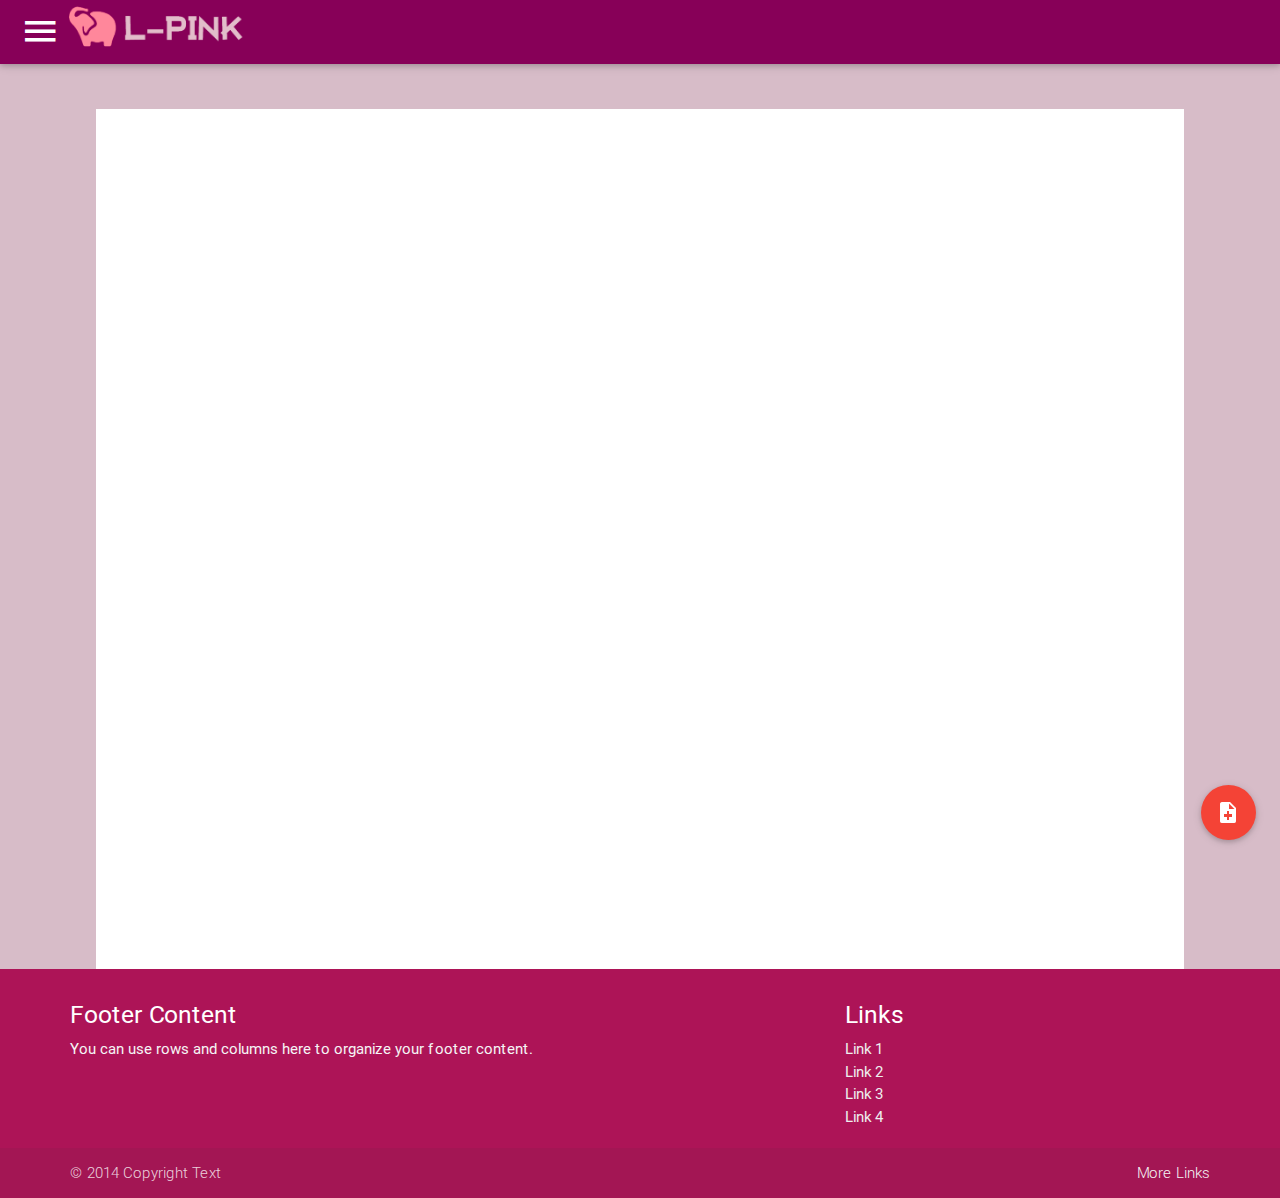
<file: index.html>
<!DOCTYPE html>
  <html>
    <head>
      <!--Import materialize.css-->
      <link type="text/css" rel="stylesheet" href="css/materialize.min.css"  media="screen,projection"/>
      <link type="text/css" rel="stylesheet" href="css/paletaColores.css"  media="screen,projection"/>
        <meta http-equiv="Content-Type" content="text/html; charset=UTF-8">
      <!--Let browser know website is optimized for mobile-->
      <meta name="viewport" content="width=device-width, initial-scale=1.0, maximum-scale=1.0, user-scalable=no"/>
    </head>

    <body class= "morado-claro">
      <!--Import jQuery before materialize.js-->
      <script type="text/javascript" src="https://code.jquery.com/jquery-2.1.1.min.js"></script>
      <script type="text/javascript" src="js/materialize.min.js"></script>
<style type="text/css">
   * {
margin: 0;
}
html, body {
height: 100%;
}
.wrapper {
min-height: 100%;
height: auto !important;
height: 100%;
margin: 0 auto -4em;
}
.footer, .push {
height: 4em;
clear: both;
}
</style>

<nav  class="morado-rosado">
  <ul id="slide-out" class="side-nav">
    <li><a href="#!">First Sidebar Link</a></li>
    <li><a href="#!">Second Sidebar Link</a></li>
    <li class="no-padding">
      <ul class="collapsible collapsible-accordion">
        <li>
          <a class="collapsible-header">Dropdown<i class="mdi-navigation-arrow-drop-down"></i></a>
          <div class="collapsible-body">
            <ul>
              <li><a href="#!">First</a></li>
              <li><a href="#!">Second</a></li>
              <li><a href="#!">Third</a></li>
              <li><a href="#!">Fourth</a></li>
            </ul>
          </div>
        </li>
      </ul>
    </li>
    <li></li>
    <br>
    <div class="center-align"><img src="img/logo3.png" alt="" class="responsive-img adaptarLogo2"></div>
  </ul>
 <div class="menupad">
    <a href="#" data-activates="slide-out" class="button-collapse show-on-large"><i class="mdi-navigation-menu"></i></a>
    <a href="#" class="brand-logo"> <img src="img/logo4.png" alt="" class="responsive-img adaptarLogo"></a>  
</div>
      
</nav>
    <div class="fixed-action-btn" style="bottom: 45px; right: 24px;">
            <a class="btn-floating btn-large red">
              <i class="large mdi-action-note-add"></i>
            </a>
            <ul>
              <li><a class="btn-floating red"><i class="large mdi-editor-insert-chart"></i></a></li>
              <li><a class="btn-floating yellow darken-1"><i class="large mdi-editor-format-quote"></i></a></li>
              <li><a class="btn-floating green"><i class="large mdi-editor-publish"></i></a></li>
              <li><a class="btn-floating blue"><i class="large mdi-editor-attach-file"></i></a></li>
            </ul>
          </div>
<br><br>

          <div class="contain blanco wrapper">
              <!---CONTENIDO WEB AQUI! -->

          <div class="push"></div>
          </div>

        

      
          <footer class="page-footer">
              <div class="container">
                <div class="row">
                  <div class="col l6 s12 ">
                    <h5 class="white-text">Footer Content</h5>
                    <p class="grey-text text-lighten-4">You can use rows and columns here to organize your footer content.</p>
                  </div>
                  <div class="col l4 offset-l2 s12 ">
                    <h5 class="white-text">Links</h5>
                    <ul>
                      <li><a class="grey-text text-lighten-3" href="#!">Link 1</a></li>
                      <li><a class="grey-text text-lighten-3" href="#!">Link 2</a></li>
                      <li><a class="grey-text text-lighten-3" href="#!">Link 3</a></li>
                      <li><a class="grey-text text-lighten-3" href="#!">Link 4</a></li>
                    </ul>
                  </div>
                </div>
              </div>
          </div>
        
              <div class="footer-copyright ">
                <div class="container">
                 © 2014 Copyright Text
                <a class="grey-text text-lighten-4 right" href="#!">More Links</a>
                </div>
              </div>
            </footer>


        <script>
             $(document).ready(function(){
                $('.collapsible').collapsible({
                  accordion : false // A setting that changes the collapsible behavior to expandable instead of the default accordion style
                });
              });


             $('.dropdown-button').dropdown({
                  inDuration: 300,
                  outDuration: 225,
                  constrain_width: false, // Does not change width of dropdown to that of the activator
                  hover: false, // Activate on click
                  alignment: 'left', // Aligns dropdown to left or right edge (works with constrain_width)
                  gutter: 0, // Spacing from edge
                  belowOrigin: false // Displays dropdown below the button
                }
              );

             $(document).ready(function(){
                  $('.slider').slider({
                    full_width: true,
                    interval: 2000,
                    transition: 2000,
                    height: 750,
                    indicators: false
                    });
                });
            $(document).ready(function(){
              $('.parallax').parallax();
            });
        

             $('.button-collapse').sideNav({
                  menuWidth: 300, // Default is 240
                  edge: 'right', // Choose the horizontal origin
                  closeOnClick: true // Closes side-nav on <a> clicks, useful for Angular/Meteor
                }
              );

             $(document).ready(function() {
                $('select').material_select();
              });

              $('.datepicker').pickadate({
                selectMonths: true, // Creates a dropdown to control month
                selectYears: 15 // Creates a dropdown of 15 years to control year
              });
        </script>
    </body>
  </html>
</file>
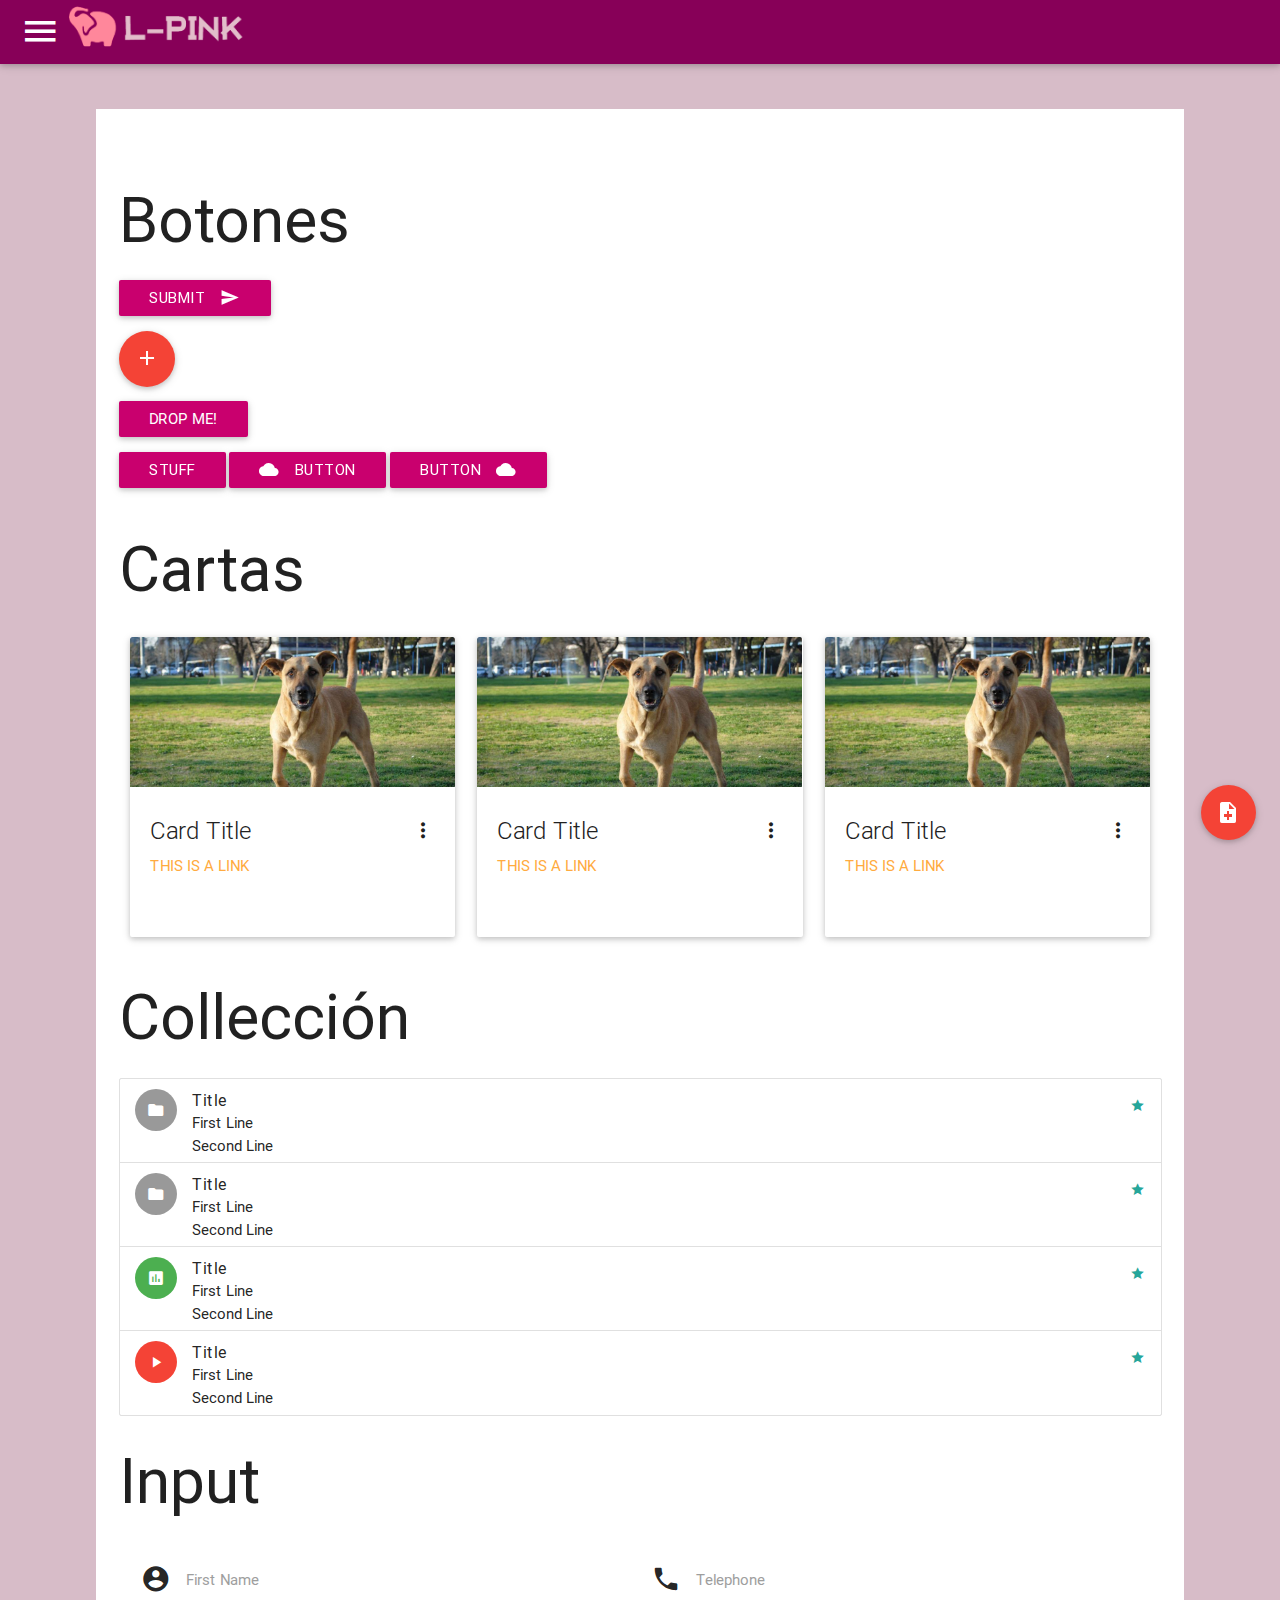
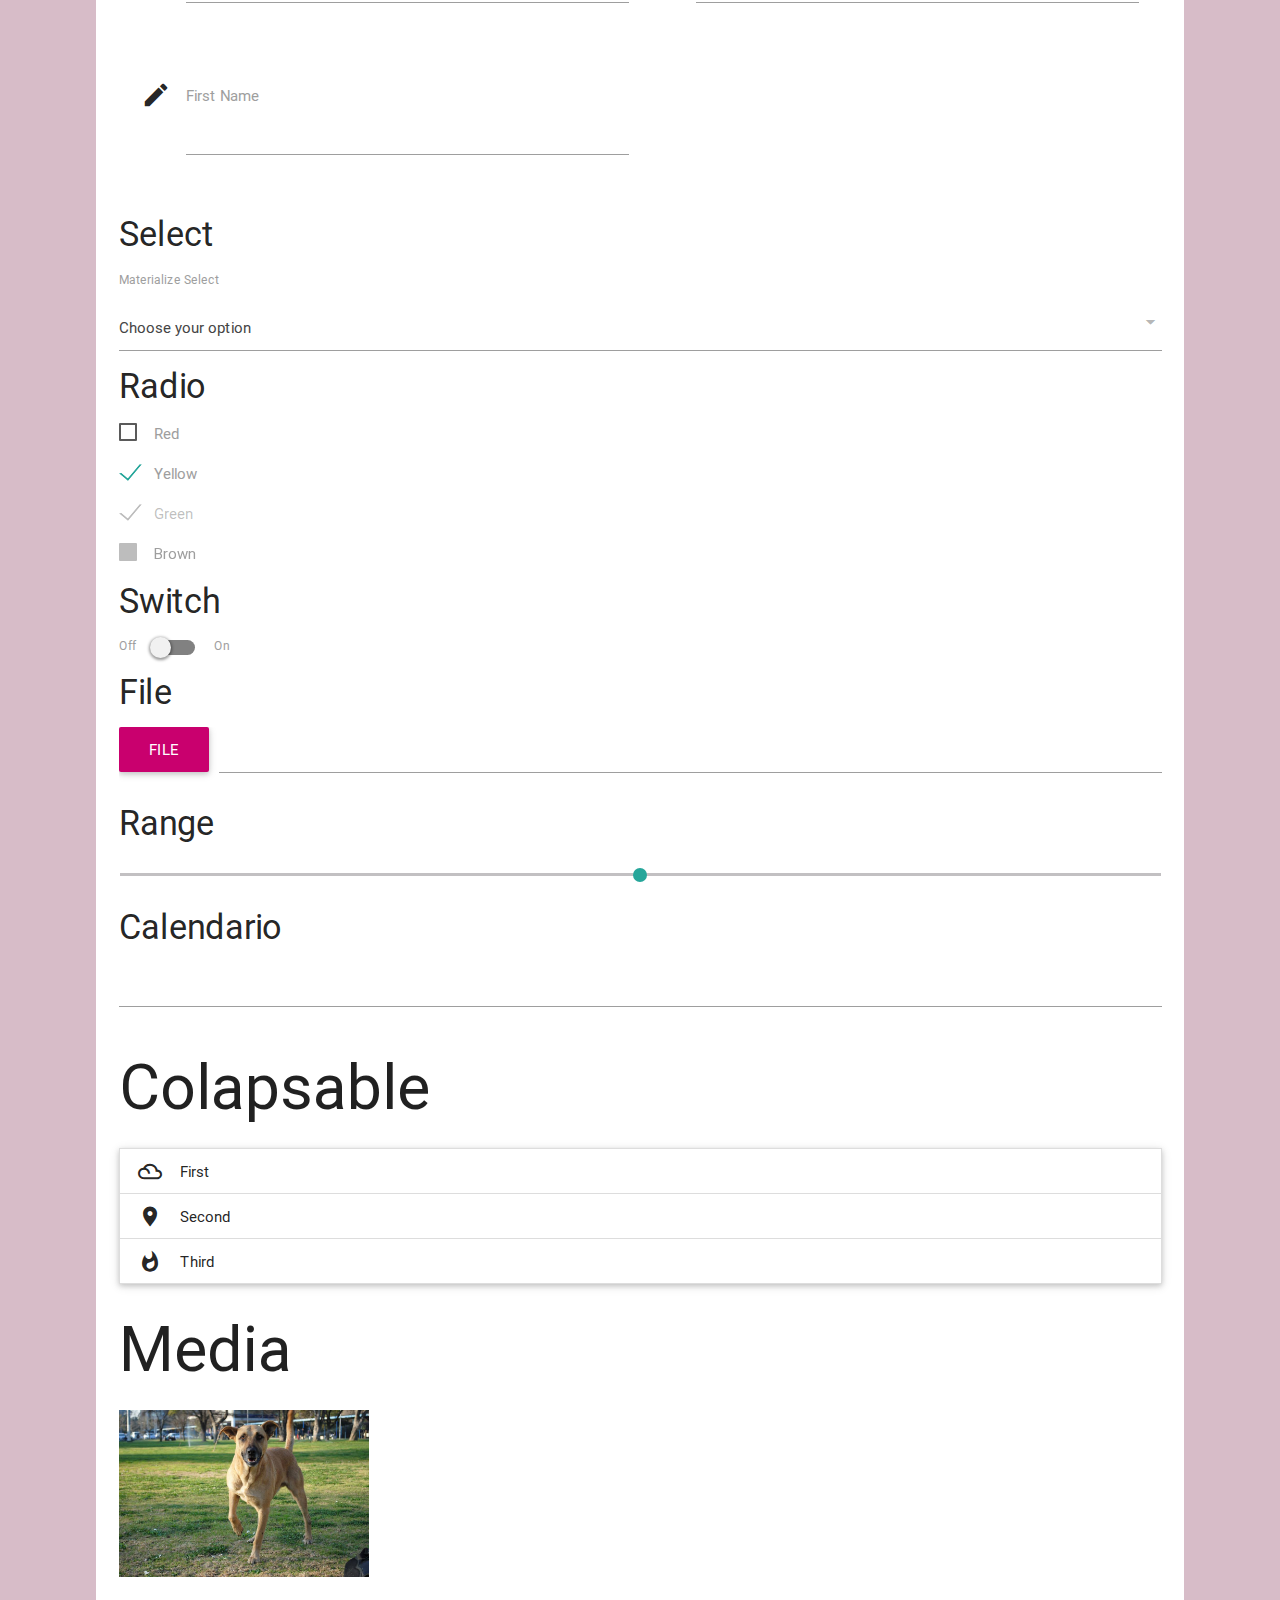
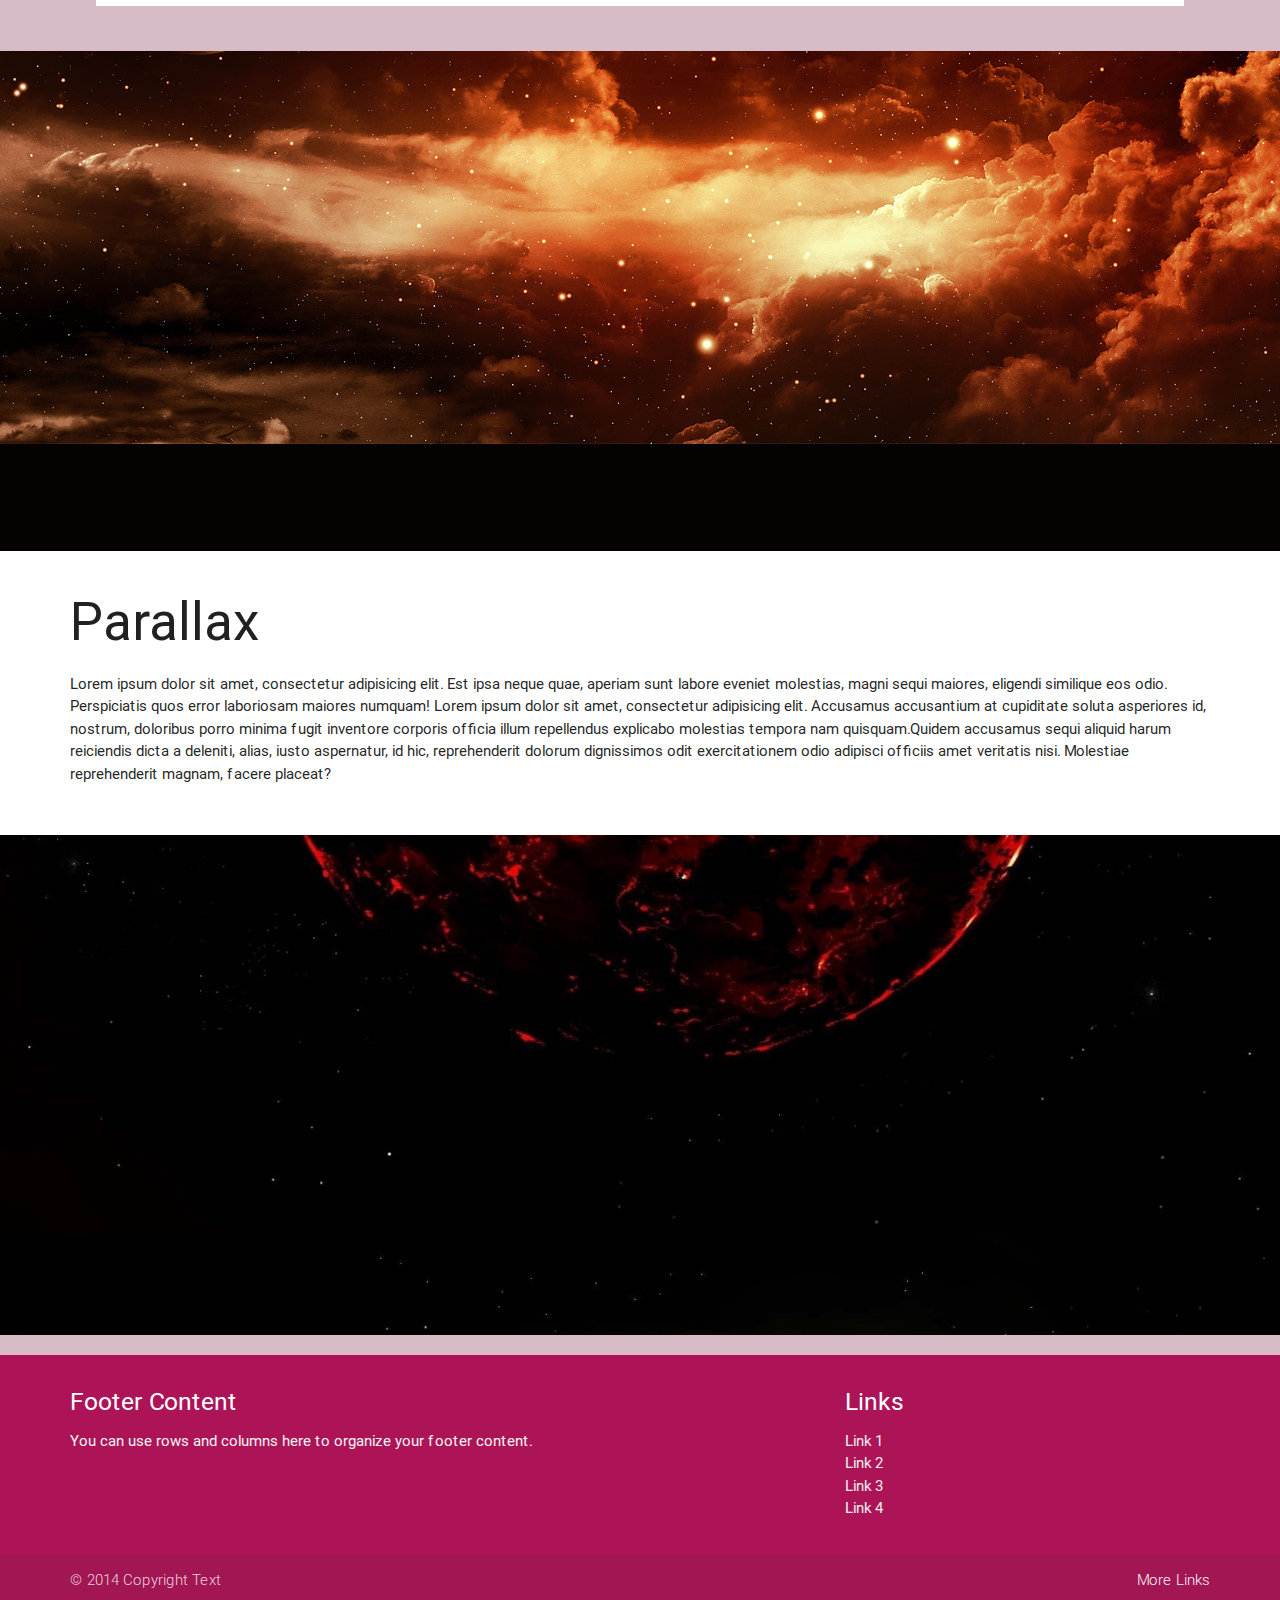
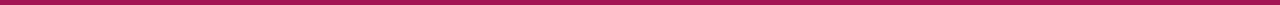
<file: prueba.html>
<!DOCTYPE html>
  <html>
    <head>
      <!--Import materialize.css-->
      <link type="text/css" rel="stylesheet" href="css/materialize.min.css"  media="screen,projection"/>
      <link type="text/css" rel="stylesheet" href="css/paletaColores.css"  media="screen,projection"/>
        <meta http-equiv="Content-Type" content="text/html; charset=UTF-8">
      <!--Let browser know website is optimized for mobile-->
      <meta name="viewport" content="width=device-width, initial-scale=1.0, maximum-scale=1.0, user-scalable=no"/>
    </head>

    <body class= "morado-claro">
      <!--Import jQuery before materialize.js-->
      <script type="text/javascript" src="https://code.jquery.com/jquery-2.1.1.min.js"></script>
      <script type="text/javascript" src="js/materialize.min.js"></script>



<nav  class="morado-rosado">
  <ul id="slide-out" class="side-nav">
    <li><a href="#!">First Sidebar Link</a></li>
    <li><a href="#!">Second Sidebar Link</a></li>
    <li class="no-padding">
      <ul class="collapsible collapsible-accordion">
        <li>
          <a class="collapsible-header">Dropdown<i class="mdi-navigation-arrow-drop-down"></i></a>
          <div class="collapsible-body">
            <ul>
              <li><a href="#!">First</a></li>
              <li><a href="#!">Second</a></li>
              <li><a href="#!">Third</a></li>
              <li><a href="#!">Fourth</a></li>
            </ul>
          </div>
        </li>
      </ul>
    </li>
    <li></li>
    <br>
    <div class="center-align"><img src="img/logo3.png" alt="" class="responsive-img adaptarLogo2"></div>
  </ul>
 <div class="menupad">
    <a href="#" data-activates="slide-out" class="button-collapse show-on-large"><i class="mdi-navigation-menu"></i></a>
    <a href="#" class="brand-logo"> <img src="img/logo4.png" alt="" class="responsive-img adaptarLogo"></a>  
</div>
      
</nav>
    <div class="fixed-action-btn" style="bottom: 45px; right: 24px;">
            <a class="btn-floating btn-large red">
              <i class="large mdi-action-note-add"></i>
            </a>
            <ul>
              <li><a class="btn-floating red"><i class="large mdi-editor-insert-chart"></i></a></li>
              <li><a class="btn-floating yellow darken-1"><i class="large mdi-editor-format-quote"></i></a></li>
              <li><a class="btn-floating green"><i class="large mdi-editor-publish"></i></a></li>
              <li><a class="btn-floating blue"><i class="large mdi-editor-attach-file"></i></a></li>
            </ul>
          </div>
<br><br>

          <div class="contain blanco">
     
          <br><br>
          <h1>Botones</h1>
         <button class="btn waves-effect waves-light" type="submit" name="action">Submit
            <i class="mdi-content-send right"></i>
          </button>
          <br>
          <a class="btn-floating btn-large waves-effect waves-light red"><i class="mdi-content-add"></i></a>
          <!--DROPDOWN-->
            <br>
               <!-- Dropdown Trigger -->
                  <a class='dropdown-button btn' href='#' data-activates='dropdown1'>Drop Me!</a>

                  <!-- Dropdown Structure -->
                  <ul id='dropdown1' class='dropdown-content'>
                    <li><a href="#!">one</a></li>
                    <li><a href="#!">two</a></li>
                    <li class="divider"></li>
                    <li><a href="#!">three</a></li>
                  </ul>
        
            <br>
            <!--BOTONES-->
            <a class="waves-effect waves-light btn">Stuff</a>
            <a class="waves-effect waves-light btn"><i class="mdi-file-cloud left"></i>button</a>
            <a class="waves-effect waves-light btn"><i class="mdi-file-cloud right"></i>button</a>

            <!--CARDS-->
            <h1>Cartas</h1>
            <div class="row">
                <div class="col s4">
                    <div class="card small">
                    <div class="card-image waves-effect waves-block waves-light">
                      <img class="activator" src="img/1.jpg">
                    </div>
                    <div class="card-content">
                      <span class="card-title activator grey-text text-darken-4">Card Title <i class="mdi-navigation-more-vert right"></i></span>
                      <p><a href="#">This is a link</a></p>
                    </div>
                    <div class="card-reveal">
                      <span class="card-title grey-text text-darken-4">Card Title <i class="mdi-navigation-close right"></i></span>
                      <p>Here is some more information about this product that is only revealed once clicked on.</p>
                    </div>
                  </div>
                </div>
                <div class="col s4">
                    <div class="card small">
                    <div class="card-image waves-effect waves-block waves-light">
                      <img class="activator" src="img/1.jpg">
                    </div>
                    <div class="card-content">
                      <span class="card-title activator grey-text text-darken-4">Card Title <i class="mdi-navigation-more-vert right"></i></span>
                      <p><a href="#">This is a link</a></p>
                    </div>
                    <div class="card-reveal">
                      <span class="card-title grey-text text-darken-4">Card Title <i class="mdi-navigation-close right"></i></span>
                      <p>Here is some more information about this product that is only revealed once clicked on.</p>
                    </div>
                  </div>
              </div>
                <div class="col s4">
                    <div class="card small">
                    <div class="card-image waves-effect waves-block waves-light">
                      <img class="activator" src="img/1.jpg">
                    </div>
                    <div class="card-content">
                      <span class="card-title activator grey-text text-darken-4">Card Title <i class="mdi-navigation-more-vert right"></i></span>
                      <p><a href="#">This is a link</a></p>
                    </div>
                    <div class="card-reveal">
                      <span class="card-title grey-text text-darken-4">Card Title <i class="mdi-navigation-close right"></i></span>
                      <p>Here is some more information about this product that is only revealed once clicked on.</p>
                    </div>
                  </div>
              </div>
            </div>

            <!--COLLECTIONS-->
            <h1>Collección</h1>
             <ul class="collection">
            <li class="collection-item avatar">
              <i class="mdi-file-folder circle"></i>
              <span class="title">Title</span>
              <p>First Line <br>
                 Second Line
              </p>
              <a href="#!" class="secondary-content"><i class="mdi-action-grade"></i></a>
            </li>
            <li class="collection-item avatar">
              <i class="mdi-file-folder circle"></i>
              <span class="title">Title</span>
              <p>First Line <br>
                 Second Line
              </p>
              <a href="#!" class="secondary-content"><i class="mdi-action-grade"></i></a>
            </li>
            <li class="collection-item avatar">
              <i class="mdi-action-assessment circle green"></i>
              <span class="title">Title</span>
              <p>First Line <br>
                 Second Line
              </p>
              <a href="#!" class="secondary-content"><i class="mdi-action-grade"></i></a>
            </li>
            <li class="collection-item avatar">
              <i class="mdi-av-play-arrow circle red"></i>
              <span class="title">Title</span>
              <p>First Line <br>
                 Second Line
              </p>
              <a href="#!" class="secondary-content"><i class="mdi-action-grade"></i></a>
            </li>
          </ul>
        

        <div class=>
          <h1>Input</h1>
          <div class="row">
            <form class="col s12">
              <div class="row">
                <div class="input-field col s6">
                  <i class="mdi-action-account-circle prefix"></i>
                  <input id="icon_prefix" type="text" class="validate">
                  <label for="icon_prefix">First Name</label>
                </div>
                <div class="input-field col s6">
                  <i class="mdi-communication-phone prefix"></i>
                  <input id="icon_telephone" type="tel" class="validate">
                  <label for="icon_telephone">Telephone</label>
                </div>
              </div>
            </form>
          </div>
        </div>

        <div class="row">
          <form class="col s12">
            <div class="row">
              <div class="input-field col s6">
                <i class="mdi-editor-mode-edit prefix"></i>
                <textarea id="icon_prefix2" class="materialize-textarea"></textarea>
                <label for="icon_prefix2">First Name</label>
              </div>
            </div>
          </form>
        </div>

        <h4>Select</h4>
         <label>Materialize Select</label>
          <select>
            <option value="" disabled selected>Choose your option</option>
            <option value="1">Option 1</option>
            <option value="2">Option 2</option>
            <option value="3">Option 3</option>
          </select>

         <h4>Radio</h4>
        <form action="#">
              <p>
                <input type="checkbox" id="test5" />
                <label for="test5">Red</label>
              </p>
              <p>
                <input type="checkbox" id="test6" checked="checked" />
                <label for="test6">Yellow</label>
              </p>
              <p>
                <input type="checkbox" id="test7" checked="checked" disabled="disabled" />
                <label for="test7">Green</label>
              </p>
                <p>
                  <input type="checkbox" id="test8" disabled="disabled" />
                  <label for="test8">Brown</label>
              </p>
            </form>

      <h4>Switch</h4>
       <!-- Switch -->
      <div class="switch">
        <label>
          Off
          <input type="checkbox">
          <span class="lever"></span>
          On
        </label>
      </div>


      <h4>File</h4>
      <form action="#">
      <div class="file-field input-field">
        <input class="file-path validate" type="text"/>
        <div class="btn">
          <span>File</span>
          <input type="file" />
        </div>
        </div>
      </form>



      <h4>Range</h4>
      <form action="#">
      <p class="range-field">
        <input type="range" id="test5" min="0" max="100" />
      </p>
      </form>


      <h4>Calendario</h4>
      <input type="date" class="datepicker">

        <h1>Colapsable</h1>

                <ul class="collapsible" data-collapsible="accordion">
                <li>
                  <div class="collapsible-header"><i class="mdi-image-filter-drama"></i>First</div>
                  <div class="collapsible-body"><p>Lorem ipsum dolor sit amet.</p></div>
                </li>
                <li>
                  <div class="collapsible-header"><i class="mdi-maps-place"></i>Second</div>
                  <div class="collapsible-body"><p>Lorem ipsum dolor sit amet.</p></div>
                </li>
                <li>
                  <div class="collapsible-header"><i class="mdi-social-whatshot"></i>Third</div>
                  <div class="collapsible-body"><p>Lorem ipsum dolor sit amet.</p></div>
                </li>
              </ul>

        <h1>Media</h1>
            <img class="materialboxed" data-caption="Bolsillo Usach" width="250" src="img/1.jpg">
        <br>
    </div>

<br><br>
    <div class="parallax-container">
    <div class="parallax"><img src="img/3.jpg"></div>
    </div>
      <div class="section white">
        <div class="row container">
          <h2 class="header">Parallax</h2>
          <p>Lorem ipsum dolor sit amet, consectetur adipisicing elit. Est ipsa neque quae, aperiam sunt labore eveniet molestias, magni sequi maiores, eligendi similique eos odio. Perspiciatis quos error laboriosam maiores numquam!
            <span>Lorem ipsum dolor sit amet, consectetur adipisicing elit. Accusamus accusantium at cupiditate soluta asperiores id, nostrum, doloribus porro minima fugit inventore corporis officia illum repellendus explicabo molestias tempora nam quisquam.</span><span>Quidem accusamus sequi aliquid harum reiciendis dicta a deleniti, alias, iusto aspernatur, id hic, reprehenderit dolorum dignissimos odit exercitationem odio adipisci officiis amet veritatis nisi. Molestiae reprehenderit magnam, facere placeat?</span></p>
        </div>
      </div>
      <div class="parallax-container">
        <div class="parallax"><img src="img/2.jpg"></div>
      </div>
    

      <footer class="page-footer">
          <div class="container">
            <div class="row">
              <div class="col l6 s12">
                <h5 class="white-text">Footer Content</h5>
                <p class="grey-text text-lighten-4">You can use rows and columns here to organize your footer content.</p>
              </div>
              <div class="col l4 offset-l2 s12">
                <h5 class="white-text">Links</h5>
                <ul>
                  <li><a class="grey-text text-lighten-3" href="#!">Link 1</a></li>
                  <li><a class="grey-text text-lighten-3" href="#!">Link 2</a></li>
                  <li><a class="grey-text text-lighten-3" href="#!">Link 3</a></li>
                  <li><a class="grey-text text-lighten-3" href="#!">Link 4</a></li>
                </ul>
              </div>
            </div>
          </div>
      </div>
    
          <div class="footer-copyright ">
            <div class="container">
            © 2014 Copyright Text
            <a class="grey-text text-lighten-4 right" href="#!">More Links</a>
            </div>
          </div>
        </footer>

   

        <script>
             $(document).ready(function(){
                $('.collapsible').collapsible({
                  accordion : false // A setting that changes the collapsible behavior to expandable instead of the default accordion style
                });
              });


             $('.dropdown-button').dropdown({
                  inDuration: 300,
                  outDuration: 225,
                  constrain_width: false, // Does not change width of dropdown to that of the activator
                  hover: false, // Activate on click
                  alignment: 'left', // Aligns dropdown to left or right edge (works with constrain_width)
                  gutter: 0, // Spacing from edge
                  belowOrigin: false // Displays dropdown below the button
                }
              );

             $(document).ready(function(){
                  $('.slider').slider({
                    full_width: true,
                    interval: 2000,
                    transition: 2000,
                    height: 750,
                    indicators: false
                    });
                });
            $(document).ready(function(){
              $('.parallax').parallax();
            });
        

             $('.button-collapse').sideNav({
                  menuWidth: 300, // Default is 240
                  edge: 'right', // Choose the horizontal origin
                  closeOnClick: true // Closes side-nav on <a> clicks, useful for Angular/Meteor
                }
              );

             $(document).ready(function() {
                $('select').material_select();
              });

              $('.datepicker').pickadate({
                selectMonths: true, // Creates a dropdown to control month
                selectYears: 15 // Creates a dropdown of 15 years to control year
              });
        </script>
    </body>
  </html>
</file>
<file: css/paletaColores.css>
.morado-rosado{
	background-color:#870058;
}
.rosado-fuerte{
	background-color:#C9006E;
}
.gris-claro{
	background-color:#EEE2DF;
}
.morado-claro{
	background-color:#D7BCC8;
}
.cafe-claro{
	background-color:#D3AB9E;
}

.blanco{
	background-color:#FFFFFF;

}
.contain{
  padding: 0 1.5rem;
  margin: 0 auto;
  max-width: 1280px;

  width: 85%; }
footer.page-footer{
	background-color:#ad1457;
}
ul.side-nav{
	background-color:#D3AB9E;
}


 .tamano {
    height: auto;
    margin: 20px;
      font-size: 20px;
  }


  #toolbar [data-wysihtml5-action] {
    float: right;
  }
  
  #toolbar,
  textarea {
    width: 920px;
    padding: 5px;
    -webkit-box-sizing: border-box;
    -ms-box-sizing: border-box;
    -moz-box-sizing: border-box;
    box-sizing: border-box;
  }
  
  textarea {
    height: 280px;
    border: 2px solid green;
    font-family: Verdana;
    font-size: 11px;
  }
  
  textarea:focus {
    color: black;
    border: 2px solid black;
  }
  
  .wysihtml5-command-active, .wysihtml5-action-active {
    font-weight: bold;
  }
  
  [data-wysihtml5-dialog] {
    margin: 5px 0 0;
    padding: 5px;
    border: 1px solid #666;
  }
  
  
  
  a[data-wysihtml5-command-value="red"] {
    color: red;
  }
  
  a[data-wysihtml5-command-value="green"] {
    color: green;
  }
  
  a[data-wysihtml5-command-value="blue"] {
    color: blue;
  }
  
  .wysihtml5-editor, .wysihtml5-editor table td {

  }
  
  code {
    background: #ddd;
    padding: 10px;
    white-space: pre;
    display: block;
    margin: 1em 0;
  }
  
  .toolbar {
    display: block;
    border-radius: 3px;
    border: 1px solid #fff;
    margin-bottom: 9px;
    line-height: 1em;
  }
  .toolbar a {
    display: inline-block;
    height: 1.5em;
    border-radius: 3px;
    font-size: 15px;
    line-height: 1.5em;
    text-decoration: none;
    background: #e1e1e1;
    border: 1px solid #ddd;
    padding: 0 0.2em;
    margin: 1px 0;
  }
  .toolbar a.wysihtml5-command-active, .toolbar .wysihtml5-action-active {
    background: #222;
    color: white;
  }
  .toolbar .block { 
    padding: 1px 1px;
    display: inline-block;
    background: #eee;
    border-radius: 3px;
    margin: 0px 1px 1px 0;
  }
  
  div[data-wysihtml5-dialog="createTable"] {
    position: absolute;
    background: white;
  }
  
  div[data-wysihtml5-dialog="createTable"] td {
    width: 10px; height: 5px;
    border: 1px solid #666;
  }
  
  .wysihtml5-editor table td.wysiwyg-tmp-selected-cell {
    outline: 2px solid green;
  }
  
  .editor-container-tag {
    padding: 5px 10px;
    position: absolute;
    color: white;
    background: rgba(0,0,0,0.8);
    width: 100px;
    margin-left: -50px;
    -webkit-transition: 0.1s left, 0.1s top;
  }
  
  .wrap {
    max-width: 700px;
    margin: 40px;
  }
  
  .editable .wysihtml5-uneditable-container {
   
    position: relative;
  }
  .editable .wysihtml5-uneditable-container-right {
    float: right;
    width: 50%;
    margin-left: 2em;
    margin-bottom: 1em;
  }
  
  .editable .wysihtml5-uneditable-container-left {
    float: left;
    width: 50%;
    margin-right: 2em;
    margin-bottom: 1em;
  }

  .container {
  padding-right: 15px;
  padding-left: 15px;
  margin-right: auto;
  margin-left: auto;
}
@media (min-width: 768px) {
  .container {
    width: 750px;
  }
}
@media (min-width: 992px) {
  .container {
    width: 970px;
  }
}
@media (min-width: 1200px) {
  .container {
    width: 1170px;
  }
}
.container-fluid {
  padding-right: 15px;
  padding-left: 15px;
  margin-right: auto;
  margin-left: auto;
}

.alert{padding:5px;border:1px solid transparent;}
.alert h4 {
  margin-top: 0;
  color: inherit;
}
.alert .alert-link {
  font-weight: bold;
}
.alert > p,
.alert > ul {
  margin-bottom: 0;
}
.alert > p + p {
  margin-top: 5px;
}
.alert-dismissable,
.alert-dismissible {
  padding-right: 35px;
}
.alert-dismissable .close,
.alert-dismissible .close {
  position: relative;
  top: -2px;
  right: -21px;
  color: inherit;
}
.alert-success {
  color: #3c763d;
  background-color: #dff0d8;
  border-color: #d6e9c6;
}
.alert-success hr {
  border-top-color: #c9e2b3;
}
.alert-success .alert-link {
  color: #2b542c;
}
.alert-info {
  color: #31708f;
  background-color: #d9edf7;
  border-color: #bce8f1;
}
.alert-info hr {
  border-top-color: #a6e1ec;
}
.alert-info .alert-link {
  color: #245269;
}
.alert-warning {
  color: #8a6d3b;
  background-color: #fcf8e3;
  border-color: #faebcc;
}
.alert-warning hr {
  border-top-color: #f7e1b5;
}
.alert-warning .alert-link {
  color: #66512c;
}
.alert-danger {
  color: #a94442;
  background-color: #f2dede;
  border-color: #ebccd1;
}
.alert-danger hr {
  border-top-color: #e4b9c0;
}
.alert-danger .alert-link {
  color: #843534;
}
.panel {
  
  background-color: #fff;
  border: 1px solid transparent;
  border-radius: 4px;
  -webkit-box-shadow: 0 1px 1px rgba(0, 0, 0, .05);
          box-shadow: 0 1px 1px rgba(0, 0, 0, .05);
}
.panel-body {

}
.panel-heading {
  padding: 10px 15px;
  border-bottom: 1px solid transparent;
  border-top-left-radius: 3px;
  border-top-right-radius: 3px;
}
.panel-heading > .dropdown .dropdown-toggle {
  color: inherit;
}
.panel-title {
  margin-top: 0;
  margin-bottom: 0;
  font-size: 16px;
  color: inherit;
}
.panel-title > a,
.panel-title > small,
.panel-title > .small,
.panel-title > small > a,
.panel-title > .small > a {
  color: inherit;
}
.panel-footer {
  padding: 10px 15px;
  background-color: #f5f5f5;
  border-top: 1px solid #ddd;
  border-bottom-right-radius: 3px;
  border-bottom-left-radius: 3px;
}
.panel > .list-group,
.panel > .panel-collapse > .list-group {
  margin-bottom: 0;
}
.panel > .list-group .list-group-item,
.panel > .panel-collapse > .list-group .list-group-item {
  border-width: 1px 0;
  border-radius: 0;
}
.panel > .list-group:first-child .list-group-item:first-child,
.panel > .panel-collapse > .list-group:first-child .list-group-item:first-child {
  border-top: 0;
  border-top-left-radius: 3px;
  border-top-right-radius: 3px;
}
.panel > .list-group:last-child .list-group-item:last-child,
.panel > .panel-collapse > .list-group:last-child .list-group-item:last-child {
  border-bottom: 0;
  border-bottom-right-radius: 3px;
  border-bottom-left-radius: 3px;
}
.panel-heading + .list-group .list-group-item:first-child {
  border-top-width: 0;
}
.list-group + .panel-footer {
  border-top-width: 0;
}
.panel > .table,
.panel > .table-responsive > .table,
.panel > .panel-collapse > .table {
  margin-bottom: 0;
}
.panel > .table caption,
.panel > .table-responsive > .table caption,
.panel > .panel-collapse > .table caption {
  padding-right: 15px;
  padding-left: 15px;
}
.panel > .table:first-child,
.panel > .table-responsive:first-child > .table:first-child {
  border-top-left-radius: 3px;
  border-top-right-radius: 3px;
}
.panel > .table:first-child > thead:first-child > tr:first-child,
.panel > .table-responsive:first-child > .table:first-child > thead:first-child > tr:first-child,
.panel > .table:first-child > tbody:first-child > tr:first-child,
.panel > .table-responsive:first-child > .table:first-child > tbody:first-child > tr:first-child {
  border-top-left-radius: 3px;
  border-top-right-radius: 3px;
}
.panel > .table:first-child > thead:first-child > tr:first-child td:first-child,
.panel > .table-responsive:first-child > .table:first-child > thead:first-child > tr:first-child td:first-child,
.panel > .table:first-child > tbody:first-child > tr:first-child td:first-child,
.panel > .table-responsive:first-child > .table:first-child > tbody:first-child > tr:first-child td:first-child,
.panel > .table:first-child > thead:first-child > tr:first-child th:first-child,
.panel > .table-responsive:first-child > .table:first-child > thead:first-child > tr:first-child th:first-child,
.panel > .table:first-child > tbody:first-child > tr:first-child th:first-child,
.panel > .table-responsive:first-child > .table:first-child > tbody:first-child > tr:first-child th:first-child {
  border-top-left-radius: 3px;
}
.panel > .table:first-child > thead:first-child > tr:first-child td:last-child,
.panel > .table-responsive:first-child > .table:first-child > thead:first-child > tr:first-child td:last-child,
.panel > .table:first-child > tbody:first-child > tr:first-child td:last-child,
.panel > .table-responsive:first-child > .table:first-child > tbody:first-child > tr:first-child td:last-child,
.panel > .table:first-child > thead:first-child > tr:first-child th:last-child,
.panel > .table-responsive:first-child > .table:first-child > thead:first-child > tr:first-child th:last-child,
.panel > .table:first-child > tbody:first-child > tr:first-child th:last-child,
.panel > .table-responsive:first-child > .table:first-child > tbody:first-child > tr:first-child th:last-child {
  border-top-right-radius: 3px;
}
.panel > .table:last-child,
.panel > .table-responsive:last-child > .table:last-child {
  border-bottom-right-radius: 3px;
  border-bottom-left-radius: 3px;
}
.panel > .table:last-child > tbody:last-child > tr:last-child,
.panel > .table-responsive:last-child > .table:last-child > tbody:last-child > tr:last-child,
.panel > .table:last-child > tfoot:last-child > tr:last-child,
.panel > .table-responsive:last-child > .table:last-child > tfoot:last-child > tr:last-child {
  border-bottom-right-radius: 3px;
  border-bottom-left-radius: 3px;
}
.panel > .table:last-child > tbody:last-child > tr:last-child td:first-child,
.panel > .table-responsive:last-child > .table:last-child > tbody:last-child > tr:last-child td:first-child,
.panel > .table:last-child > tfoot:last-child > tr:last-child td:first-child,
.panel > .table-responsive:last-child > .table:last-child > tfoot:last-child > tr:last-child td:first-child,
.panel > .table:last-child > tbody:last-child > tr:last-child th:first-child,
.panel > .table-responsive:last-child > .table:last-child > tbody:last-child > tr:last-child th:first-child,
.panel > .table:last-child > tfoot:last-child > tr:last-child th:first-child,
.panel > .table-responsive:last-child > .table:last-child > tfoot:last-child > tr:last-child th:first-child {
  border-bottom-left-radius: 3px;
}
.panel > .table:last-child > tbody:last-child > tr:last-child td:last-child,
.panel > .table-responsive:last-child > .table:last-child > tbody:last-child > tr:last-child td:last-child,
.panel > .table:last-child > tfoot:last-child > tr:last-child td:last-child,
.panel > .table-responsive:last-child > .table:last-child > tfoot:last-child > tr:last-child td:last-child,
.panel > .table:last-child > tbody:last-child > tr:last-child th:last-child,
.panel > .table-responsive:last-child > .table:last-child > tbody:last-child > tr:last-child th:last-child,
.panel > .table:last-child > tfoot:last-child > tr:last-child th:last-child,
.panel > .table-responsive:last-child > .table:last-child > tfoot:last-child > tr:last-child th:last-child {
  border-bottom-right-radius: 3px;
}
.panel > .panel-body + .table,
.panel > .panel-body + .table-responsive,
.panel > .table + .panel-body,
.panel > .table-responsive + .panel-body {
  border-top: 1px solid #ddd;
}
.panel > .table > tbody:first-child > tr:first-child th,
.panel > .table > tbody:first-child > tr:first-child td {
  border-top: 0;
}
.panel > .table-bordered,
.panel > .table-responsive > .table-bordered {
  border: 0;
}
.panel > .table-bordered > thead > tr > th:first-child,
.panel > .table-responsive > .table-bordered > thead > tr > th:first-child,
.panel > .table-bordered > tbody > tr > th:first-child,
.panel > .table-responsive > .table-bordered > tbody > tr > th:first-child,
.panel > .table-bordered > tfoot > tr > th:first-child,
.panel > .table-responsive > .table-bordered > tfoot > tr > th:first-child,
.panel > .table-bordered > thead > tr > td:first-child,
.panel > .table-responsive > .table-bordered > thead > tr > td:first-child,
.panel > .table-bordered > tbody > tr > td:first-child,
.panel > .table-responsive > .table-bordered > tbody > tr > td:first-child,
.panel > .table-bordered > tfoot > tr > td:first-child,
.panel > .table-responsive > .table-bordered > tfoot > tr > td:first-child {
  border-left: 0;
}
.panel > .table-bordered > thead > tr > th:last-child,
.panel > .table-responsive > .table-bordered > thead > tr > th:last-child,
.panel > .table-bordered > tbody > tr > th:last-child,
.panel > .table-responsive > .table-bordered > tbody > tr > th:last-child,
.panel > .table-bordered > tfoot > tr > th:last-child,
.panel > .table-responsive > .table-bordered > tfoot > tr > th:last-child,
.panel > .table-bordered > thead > tr > td:last-child,
.panel > .table-responsive > .table-bordered > thead > tr > td:last-child,
.panel > .table-bordered > tbody > tr > td:last-child,
.panel > .table-responsive > .table-bordered > tbody > tr > td:last-child,
.panel > .table-bordered > tfoot > tr > td:last-child,
.panel > .table-responsive > .table-bordered > tfoot > tr > td:last-child {
  border-right: 0;
}
.panel > .table-bordered > thead > tr:first-child > td,
.panel > .table-responsive > .table-bordered > thead > tr:first-child > td,
.panel > .table-bordered > tbody > tr:first-child > td,
.panel > .table-responsive > .table-bordered > tbody > tr:first-child > td,
.panel > .table-bordered > thead > tr:first-child > th,
.panel > .table-responsive > .table-bordered > thead > tr:first-child > th,
.panel > .table-bordered > tbody > tr:first-child > th,
.panel > .table-responsive > .table-bordered > tbody > tr:first-child > th {
  border-bottom: 0;
}
.panel > .table-bordered > tbody > tr:last-child > td,
.panel > .table-responsive > .table-bordered > tbody > tr:last-child > td,
.panel > .table-bordered > tfoot > tr:last-child > td,
.panel > .table-responsive > .table-bordered > tfoot > tr:last-child > td,
.panel > .table-bordered > tbody > tr:last-child > th,
.panel > .table-responsive > .table-bordered > tbody > tr:last-child > th,
.panel > .table-bordered > tfoot > tr:last-child > th,
.panel > .table-responsive > .table-bordered > tfoot > tr:last-child > th {
  border-bottom: 0;
}
.panel > .table-responsive {
  margin-bottom: 0;
  border: 0;
}
.panel-group {
  margin-bottom: 20px;
}
.panel-group .panel {
  margin-bottom: 0;
  border-radius: 4px;
}
.panel-group .panel + .panel {
  margin-top: 5px;
}
.panel-group .panel-heading {
  border-bottom: 0;
}
.panel-group .panel-heading + .panel-collapse > .panel-body,
.panel-group .panel-heading + .panel-collapse > .list-group {
  border-top: 1px solid #ddd;
}
.panel-group .panel-footer {
  border-top: 0;
}
.panel-group .panel-footer + .panel-collapse .panel-body {
  border-bottom: 1px solid #ddd;
}
.panel-default {
  border-color: #ddd;
}
.panel-default > .panel-heading {
  color: #333;
  background-color: #f5f5f5;
  border-color: #ddd;
}
.panel-default > .panel-heading + .panel-collapse > .panel-body {
  border-top-color: #ddd;
}
.panel-default > .panel-heading .badge {
  color: #f5f5f5;
  background-color: #333;
}
.panel-default > .panel-footer + .panel-collapse > .panel-body {
  border-bottom-color: #ddd;
}
.panel-primary {
  border-color: #337ab7;
}
.panel-primary > .panel-heading {
  color: #fff;
  background-color: #337ab7;
  border-color: #337ab7;
}
.panel-primary > .panel-heading + .panel-collapse > .panel-body {
  border-top-color: #337ab7;
}
.panel-primary > .panel-heading .badge {
  color: #337ab7;
  background-color: #fff;
}
.panel-primary > .panel-footer + .panel-collapse > .panel-body {
  border-bottom-color: #337ab7;
}
.panel-success {
  border-color: #d6e9c6;
}
.panel-success > .panel-heading {
  color: #3c763d;
  background-color: #dff0d8;
  border-color: #d6e9c6;
}
.panel-success > .panel-heading + .panel-collapse > .panel-body {
  border-top-color: #d6e9c6;
}
.panel-success > .panel-heading .badge {
  color: #dff0d8;
  background-color: #3c763d;
}
.panel-success > .panel-footer + .panel-collapse > .panel-body {
  border-bottom-color: #d6e9c6;
}
.panel-info {
  border-color: #bce8f1;
}
.panel-info > .panel-heading {
  color: #31708f;
  background-color: #d9edf7;
  border-color: #bce8f1;
}
.panel-info > .panel-heading + .panel-collapse > .panel-body {
  border-top-color: #bce8f1;
}
.panel-info > .panel-heading .badge {
  color: #d9edf7;
  background-color: #31708f;
}
.panel-info > .panel-footer + .panel-collapse > .panel-body {
  border-bottom-color: #bce8f1;
}
.panel-warning {
  border-color: #faebcc;
}
.panel-warning > .panel-heading {
  color: #8a6d3b;
  background-color: #fcf8e3;
  border-color: #faebcc;
}
.panel-warning > .panel-heading + .panel-collapse > .panel-body {
  border-top-color: #faebcc;
}
.panel-warning > .panel-heading .badge {
  color: #fcf8e3;
  background-color: #8a6d3b;
}
.panel-warning > .panel-footer + .panel-collapse > .panel-body {
  border-bottom-color: #faebcc;
}
.panel-danger {
  border-color: #ebccd1;
}
.panel-danger > .panel-heading {
  color: #a94442;
  background-color: #f2dede;
  border-color: #ebccd1;
}
.panel-danger > .panel-heading + .panel-collapse > .panel-body {
  border-top-color: #ebccd1;
}
.panel-danger > .panel-heading .badge {
  color: #f2dede;
  background-color: #a94442;
}
.panel-danger > .panel-footer + .panel-collapse > .panel-body {
  border-bottom-color: #ebccd1;
}
.embed-responsive {
  position: relative;
  display: block;
  height: 0;
  padding: 0;
  overflow: hidden;
}
.dropdown {
  position: relative;
}
.dropdown-toggle:focus {
  outline: 0;
}
.dropdown-menu {
  position: absolute;
  top: 100%;
  left: 0;
  z-index: 1000;
  display: none;
  float: left;
  min-width: 160px;
  padding: 5px 0;
  margin: 2px 0 0;
  font-size: 14px;
  text-align: left;
  list-style: none;
  background-color: #fff;
  -webkit-background-clip: padding-box;
          background-clip: padding-box;
  border: 1px solid #ccc;
  border: 1px solid rgba(0, 0, 0, .15);
  border-radius: 4px;
  -webkit-box-shadow: 0 6px 12px rgba(0, 0, 0, .175);
          box-shadow: 0 6px 12px rgba(0, 0, 0, .175);
}
.dropdown-menu.pull-right {
  right: 0;
  left: auto;
}
.dropdown-menu .divider {
  height: 1px;
  margin: 9px 0;
  overflow: hidden;
  background-color: #e5e5e5;
}
.dropdown-menu > li > a {
  display: block;
  padding: 3px 20px;
  clear: both;
  font-weight: normal;
  line-height: 1.42857143;
  color: #333;
  white-space: nowrap;
}
.dropdown-menu > li > a:hover,
.dropdown-menu > li > a:focus {
  color: #262626;
  text-decoration: none;
  background-color: #f5f5f5;
}
.dropdown-menu > .active > a,
.dropdown-menu > .active > a:hover,
.dropdown-menu > .active > a:focus {
  color: #fff;
  text-decoration: none;
  background-color: #337ab7;
  outline: 0;
}
.dropdown-menu > .disabled > a,
.dropdown-menu > .disabled > a:hover,
.dropdown-menu > .disabled > a:focus {
  color: #777;
}
.dropdown-menu > .disabled > a:hover,
.dropdown-menu > .disabled > a:focus {
  text-decoration: none;
  cursor: not-allowed;
  background-color: transparent;
  background-image: none;
  filter: progid:DXImageTransform.Microsoft.gradient(enabled = false);
}
.open > .dropdown-menu {
  display: block;
}
.open > a {
  outline: 0;
}
.dropdown-menu-right {
  right: 0;
  left: auto;
}
.dropdown-menu-left {
  right: auto;
  left: 0;
}
.dropdown-header {
  display: block;
  padding: 3px 20px;
  font-size: 12px;
  line-height: 1.42857143;
  color: #777;
  white-space: nowrap;
}
.dropdown-backdrop {
  position: fixed;
  top: 0;
  right: 0;
  bottom: 0;
  left: 0;
  z-index: 990;
}
.pull-right > .dropdown-menu {
  right: 0;
  left: auto;
}
.dropup .caret,
.navbar-fixed-bottom .dropdown .caret {
  content: "";
  border-top: 0;
  border-bottom: 4px solid;
}
.dropup .dropdown-menu,
.navbar-fixed-bottom .dropdown .dropdown-menu {
  top: auto;
  bottom: 100%;
  margin-bottom: 2px;
}
@media (min-width: 768px) {
  .navbar-right .dropdown-menu {
    right: 0;
    left: auto;
  }
  .navbar-right .dropdown-menu-left {
    right: auto;
    left: 0;
  }
}
.well {
  min-height: 20px;
  padding: 19px;
  margin-bottom: 20px;
  background-color: #f5f5f5;
  border: 1px solid #e3e3e3;
  border-radius: 4px;
  -webkit-box-shadow: inset 0 1px 1px rgba(0, 0, 0, .05);
          box-shadow: inset 0 1px 1px rgba(0, 0, 0, .05);
}
.well blockquote {
  border-color: #ddd;
  border-color: rgba(0, 0, 0, .15);
}
.well-lg {
  padding: 24px;
  border-radius: 6px;
}
.well-sm {
  padding: 9px;
  border-radius: 3px;
}
.close {
  float: right;
  font-size: 21px;
  font-weight: bold;
  line-height: 1;
  color: #000;
  text-shadow: 0 1px 0 #fff;
  filter: alpha(opacity=20);
  opacity: .2;
}
.close:hover,
.close:focus {
  color: #000;
  text-decoration: none;
  cursor: pointer;
  filter: alpha(opacity=50);
  opacity: .5;
}
button.close {
  -webkit-appearance: none;
  padding: 0;
  cursor: pointer;
  background: transparent;
  border: 0;
}
</file>
